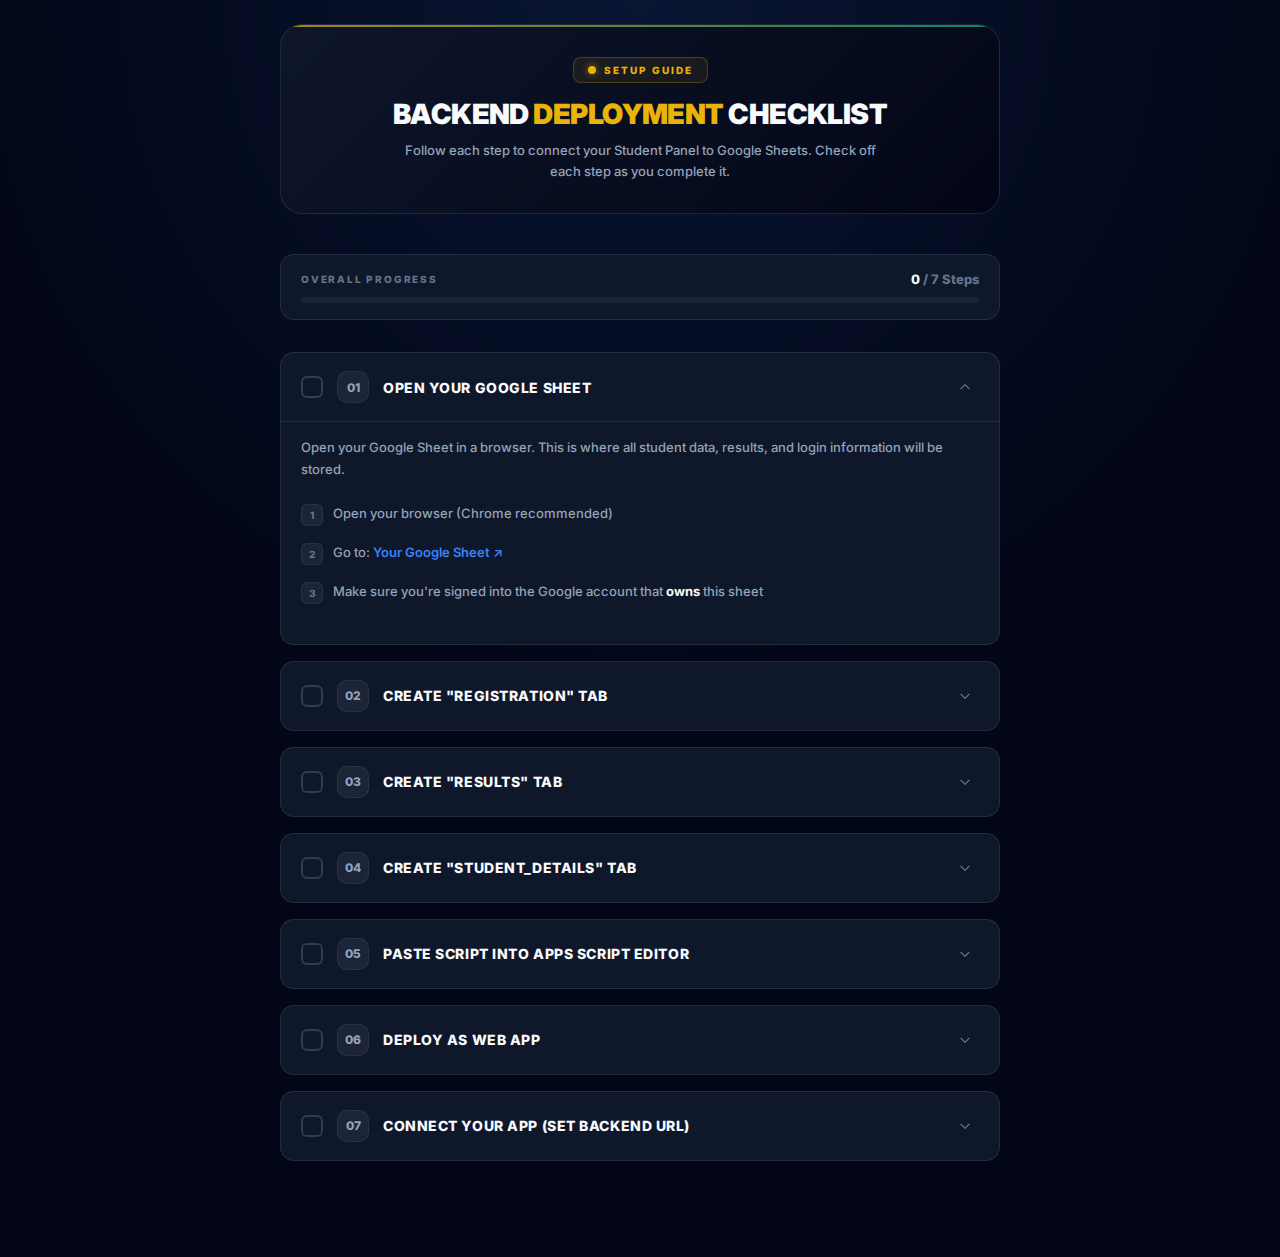
<file: setup-guide.html>
<!DOCTYPE html>
<html lang="en">

<head>
    <meta charset="UTF-8">
    <meta name="viewport" content="width=device-width, initial-scale=1.0">
    <title>Backend Setup Guide — EnglishJibi Classes</title>
    <link href="https://fonts.googleapis.com/css2?family=Inter:wght@400;500;600;700;800;900&display=swap"
        rel="stylesheet">
    <style>
        :root {
            --bg: #020617;
            --surface: #0f172a;
            --surface-2: #131c31;
            --border: rgba(51, 65, 85, 0.5);
            --border-hover: rgba(71, 85, 105, 0.6);
            --text: #f8fafc;
            --text-sec: #94a3b8;
            --text-muted: #64748b;
            --yellow: #eab308;
            --emerald: #10b981;
            --red: #ef4444;
            --blue: #3b82f6;
            --radius: 14px;
        }

        * {
            margin: 0;
            padding: 0;
            box-sizing: border-box;
        }

        body {
            background: var(--bg);
            color: var(--text);
            font-family: 'Inter', sans-serif;
            min-height: 100vh;
            padding: 24px 16px 80px;
            background-image:
                radial-gradient(circle at 50% 0%, rgba(59, 130, 246, 0.12) 0%, transparent 50%);
        }

        .container {
            max-width: 720px;
            margin: 0 auto;
        }

        /* Header */
        .guide-header {
            text-align: center;
            margin-bottom: 40px;
            padding: 32px 24px;
            background: linear-gradient(135deg, rgba(15, 23, 42, 0.95), rgba(2, 6, 23, 0.98));
            border: 1px solid var(--border);
            border-radius: 22px;
            position: relative;
            overflow: hidden;
        }

        .guide-header::before {
            content: '';
            position: absolute;
            top: 0;
            left: 0;
            right: 0;
            height: 2px;
            background: linear-gradient(90deg, var(--yellow), var(--emerald));
            opacity: 0.7;
        }

        .guide-header .badge {
            display: inline-flex;
            align-items: center;
            gap: 8px;
            padding: 6px 14px;
            border-radius: 8px;
            border: 1px solid rgba(234, 179, 8, 0.25);
            background: rgba(234, 179, 8, 0.08);
            margin-bottom: 16px;
        }

        .guide-header .badge-dot {
            width: 8px;
            height: 8px;
            border-radius: 50%;
            background: var(--yellow);
            box-shadow: 0 0 8px rgba(234, 179, 8, 0.6);
        }

        .guide-header .badge-text {
            font-size: 10px;
            font-weight: 800;
            letter-spacing: 0.2em;
            text-transform: uppercase;
            color: var(--yellow);
        }

        .guide-header h1 {
            font-size: 28px;
            font-weight: 900;
            text-transform: uppercase;
            letter-spacing: -0.02em;
            line-height: 1.1;
            margin-bottom: 10px;
        }

        .guide-header h1 span {
            color: var(--yellow);
        }

        .guide-header p {
            font-size: 13px;
            color: var(--text-sec);
            font-weight: 500;
            max-width: 480px;
            margin: 0 auto;
            line-height: 1.6;
        }

        /* Progress bar */
        .progress-section {
            margin-bottom: 32px;
            padding: 16px 20px;
            background: var(--surface);
            border: 1px solid var(--border);
            border-radius: var(--radius);
        }

        .progress-header {
            display: flex;
            align-items: center;
            justify-content: space-between;
            margin-bottom: 10px;
        }

        .progress-label {
            font-size: 10px;
            font-weight: 800;
            letter-spacing: 0.18em;
            text-transform: uppercase;
            color: var(--text-muted);
        }

        .progress-count {
            font-size: 13px;
            font-weight: 800;
            color: var(--text);
        }

        .progress-count span {
            color: var(--text-muted);
        }

        .progress-track {
            height: 6px;
            background: rgba(30, 41, 59, 0.8);
            border-radius: 999px;
            overflow: hidden;
        }

        .progress-fill {
            height: 100%;
            border-radius: 999px;
            background: linear-gradient(90deg, var(--yellow), var(--emerald));
            transition: width 0.6s cubic-bezier(0.16, 1, 0.3, 1);
            width: 0%;
        }

        /* Step card */
        .step-card {
            background: var(--surface);
            border: 1px solid var(--border);
            border-radius: var(--radius);
            margin-bottom: 16px;
            overflow: hidden;
            transition: border-color 0.2s ease, box-shadow 0.2s ease;
        }

        .step-card.completed {
            border-color: rgba(16, 185, 129, 0.2);
        }

        .step-card.completed .step-header {
            opacity: 0.7;
        }

        .step-card.completed .step-number {
            background: rgba(16, 185, 129, 0.15);
            border-color: rgba(16, 185, 129, 0.3);
            color: var(--emerald);
        }

        .step-card.completed .step-title {
            text-decoration: line-through;
            text-decoration-color: rgba(148, 163, 184, 0.3);
        }

        .step-header {
            display: flex;
            align-items: center;
            gap: 14px;
            padding: 18px 20px;
            cursor: pointer;
            user-select: none;
            transition: background 0.15s ease;
        }

        .step-header:hover {
            background: rgba(255, 255, 255, 0.02);
        }

        /* Custom checkbox */
        .step-check {
            position: relative;
            width: 22px;
            height: 22px;
            flex-shrink: 0;
        }

        .step-check input {
            opacity: 0;
            position: absolute;
            width: 100%;
            height: 100%;
            cursor: pointer;
            z-index: 2;
            margin: 0;
        }

        .step-check .checkmark {
            position: absolute;
            top: 0;
            left: 0;
            width: 22px;
            height: 22px;
            border: 2px solid var(--border-hover);
            border-radius: 6px;
            background: transparent;
            transition: all 0.2s ease;
            display: flex;
            align-items: center;
            justify-content: center;
        }

        .step-check .checkmark svg {
            width: 12px;
            height: 12px;
            opacity: 0;
            transform: scale(0.5);
            transition: all 0.2s ease;
            color: #000;
        }

        .step-check input:checked+.checkmark {
            background: var(--emerald);
            border-color: var(--emerald);
            box-shadow: 0 0 12px rgba(16, 185, 129, 0.3);
        }

        .step-check input:checked+.checkmark svg {
            opacity: 1;
            transform: scale(1);
        }

        .step-number {
            width: 32px;
            height: 32px;
            border-radius: 10px;
            background: rgba(30, 41, 59, 0.8);
            border: 1px solid var(--border);
            display: flex;
            align-items: center;
            justify-content: center;
            font-size: 12px;
            font-weight: 800;
            color: var(--text-sec);
            flex-shrink: 0;
            transition: all 0.2s ease;
        }

        .step-title {
            font-size: 14px;
            font-weight: 800;
            text-transform: uppercase;
            letter-spacing: 0.04em;
            color: var(--text);
            flex: 1;
            transition: all 0.2s ease;
        }

        .step-toggle {
            width: 28px;
            height: 28px;
            display: flex;
            align-items: center;
            justify-content: center;
            color: var(--text-muted);
            transition: transform 0.3s ease;
            flex-shrink: 0;
        }

        .step-card.open .step-toggle {
            transform: rotate(180deg);
        }

        /* Step body */
        .step-body {
            max-height: 0;
            overflow: hidden;
            transition: max-height 0.4s cubic-bezier(0.16, 1, 0.3, 1);
        }

        .step-card.open .step-body {
            max-height: 2000px;
        }

        .step-content {
            padding: 0 20px 20px;
            border-top: 1px solid var(--border);
        }

        .step-content p {
            font-size: 13px;
            color: var(--text-sec);
            line-height: 1.7;
            margin: 14px 0;
            font-weight: 500;
        }

        .step-content strong {
            color: var(--text);
            font-weight: 700;
        }

        .step-content em {
            color: var(--yellow);
            font-style: normal;
            font-weight: 700;
        }

        /* Sub-steps */
        .sub-steps {
            list-style: none;
            padding: 0;
            margin: 12px 0;
        }

        .sub-steps li {
            display: flex;
            align-items: flex-start;
            gap: 10px;
            padding: 8px 0;
            font-size: 13px;
            color: var(--text-sec);
            line-height: 1.6;
            font-weight: 500;
        }

        .sub-steps li .num {
            width: 22px;
            height: 22px;
            border-radius: 6px;
            background: rgba(30, 41, 59, 0.8);
            border: 1px solid var(--border);
            display: flex;
            align-items: center;
            justify-content: center;
            font-size: 10px;
            font-weight: 800;
            color: var(--text-muted);
            flex-shrink: 0;
            margin-top: 1px;
        }

        /* Code block */
        .code-block {
            background: #0a0e1a;
            border: 1px solid var(--border);
            border-radius: 10px;
            padding: 14px 16px;
            margin: 12px 0;
            overflow-x: auto;
            position: relative;
        }

        .code-block pre {
            font-family: 'JetBrains Mono', 'Fira Code', 'Consolas', monospace;
            font-size: 12px;
            line-height: 1.7;
            color: #e2e8f0;
            white-space: pre-wrap;
            word-break: break-all;
        }

        .code-block .code-label {
            position: absolute;
            top: 8px;
            right: 10px;
            font-size: 9px;
            font-weight: 800;
            letter-spacing: 0.15em;
            text-transform: uppercase;
            color: var(--text-muted);
            background: rgba(15, 23, 42, 0.9);
            padding: 2px 8px;
            border-radius: 4px;
            border: 1px solid var(--border);
        }

        .code-block .copy-btn {
            position: absolute;
            bottom: 8px;
            right: 10px;
            font-size: 9px;
            font-weight: 800;
            letter-spacing: 0.12em;
            text-transform: uppercase;
            color: var(--text-muted);
            background: rgba(30, 41, 59, 0.8);
            border: 1px solid var(--border);
            padding: 4px 10px;
            border-radius: 6px;
            cursor: pointer;
            transition: all 0.15s ease;
        }

        .code-block .copy-btn:hover {
            color: var(--text);
            border-color: var(--border-hover);
            background: rgba(30, 41, 59, 1);
        }

        .code-block .copy-btn.copied {
            color: var(--emerald);
            border-color: rgba(16, 185, 129, 0.3);
        }

        /* Table */
        .schema-table {
            width: 100%;
            border-collapse: collapse;
            margin: 12px 0;
            font-size: 12px;
        }

        .schema-table th {
            background: rgba(30, 41, 59, 0.6);
            color: var(--text-sec);
            font-weight: 800;
            font-size: 10px;
            letter-spacing: 0.12em;
            text-transform: uppercase;
            padding: 8px 12px;
            text-align: left;
            border-bottom: 1px solid var(--border);
        }

        .schema-table td {
            padding: 7px 12px;
            border-bottom: 1px solid rgba(30, 41, 59, 0.4);
            color: var(--text-sec);
            font-weight: 500;
            font-family: 'JetBrains Mono', 'Consolas', monospace;
            font-size: 11px;
        }

        .schema-table tr:last-child td {
            border-bottom: none;
        }

        /* Warning box */
        .warning-box {
            display: flex;
            align-items: flex-start;
            gap: 10px;
            padding: 12px 16px;
            background: rgba(234, 179, 8, 0.06);
            border: 1px solid rgba(234, 179, 8, 0.15);
            border-radius: 10px;
            margin: 12px 0;
        }

        .warning-box .icon {
            font-size: 16px;
            flex-shrink: 0;
            margin-top: 1px;
        }

        .warning-box p {
            font-size: 12px !important;
            color: #fbbf24 !important;
            margin: 0 !important;
            line-height: 1.6 !important;
        }

        /* Completion banner */
        .completion-banner {
            display: none;
            text-align: center;
            padding: 32px 24px;
            background: linear-gradient(135deg, rgba(5, 150, 105, 0.08), rgba(16, 185, 129, 0.04));
            border: 1px solid rgba(16, 185, 129, 0.2);
            border-radius: var(--radius);
            margin-top: 24px;
        }

        .completion-banner.show {
            display: block;
            animation: scaleIn 0.4s cubic-bezier(0.16, 1, 0.3, 1) forwards;
        }

        .completion-banner h2 {
            font-size: 22px;
            font-weight: 900;
            text-transform: uppercase;
            color: var(--emerald);
            margin-bottom: 8px;
        }

        .completion-banner p {
            font-size: 13px;
            color: var(--text-sec);
            font-weight: 500;
        }

        @keyframes scaleIn {
            from {
                opacity: 0;
                transform: scale(0.95);
            }

            to {
                opacity: 1;
                transform: scale(1);
            }
        }

        /* Link */
        a {
            color: var(--blue);
            text-decoration: none;
            font-weight: 600;
        }

        a:hover {
            text-decoration: underline;
        }

        /* Tag highlight */
        .tag {
            display: inline;
            padding: 2px 7px;
            border-radius: 4px;
            font-size: 11px;
            font-weight: 700;
            font-family: 'JetBrains Mono', 'Consolas', monospace;
        }

        .tag-yellow {
            background: rgba(234, 179, 8, 0.1);
            color: #fbbf24;
            border: 1px solid rgba(234, 179, 8, 0.2);
        }

        .tag-blue {
            background: rgba(59, 130, 246, 0.1);
            color: #60a5fa;
            border: 1px solid rgba(59, 130, 246, 0.2);
        }

        .tag-emerald {
            background: rgba(16, 185, 129, 0.1);
            color: #34d399;
            border: 1px solid rgba(16, 185, 129, 0.2);
        }
    </style>
</head>

<body>
    <div class="container">

        <!-- Header -->
        <div class="guide-header">
            <div class="badge">
                <div class="badge-dot"></div>
                <span class="badge-text">Setup Guide</span>
            </div>
            <h1>Backend <span>Deployment</span> Checklist</h1>
            <p>Follow each step to connect your Student Panel to Google Sheets. Check off each step as you complete
                it.</p>
        </div>

        <!-- Progress -->
        <div class="progress-section">
            <div class="progress-header">
                <span class="progress-label">Overall Progress</span>
                <span class="progress-count" id="progress-text">0 <span>/ 7 Steps</span></span>
            </div>
            <div class="progress-track">
                <div class="progress-fill" id="progress-fill"></div>
            </div>
        </div>

        <!-- ═══════════════ STEPS ═══════════════ -->

        <!-- Step 1 -->
        <div class="step-card open" data-step="1">
            <div class="step-header" onclick="toggleStep(this)">
                <label class="step-check" onclick="event.stopPropagation()">
                    <input type="checkbox" onchange="updateProgress()">
                    <div class="checkmark">
                        <svg fill="none" viewBox="0 0 24 24" stroke="currentColor" stroke-width="3">
                            <path stroke-linecap="round" stroke-linejoin="round" d="M5 13l4 4L19 7" />
                        </svg>
                    </div>
                </label>
                <div class="step-number">01</div>
                <div class="step-title">Open Your Google Sheet</div>
                <div class="step-toggle">
                    <svg width="14" height="14" fill="none" viewBox="0 0 24 24" stroke="currentColor" stroke-width="2">
                        <path stroke-linecap="round" stroke-linejoin="round" d="M19 9l-7 7-7-7" />
                    </svg>
                </div>
            </div>
            <div class="step-body">
                <div class="step-content">
                    <p>Open your Google Sheet in a browser. This is where all student data, results, and login
                        information will be stored.</p>
                    <ol class="sub-steps">
                        <li>
                            <span class="num">1</span>
                            <span>Open your browser (Chrome recommended)</span>
                        </li>
                        <li>
                            <span class="num">2</span>
                            <span>Go to: <a
                                    href="https://docs.google.com/spreadsheets/d/1PcgVZrGEwjuJa0lhnptAtI-e1_33jZ97Gpwt-3OFC0Y/edit"
                                    target="_blank">Your Google Sheet ↗</a></span>
                        </li>
                        <li>
                            <span class="num">3</span>
                            <span>Make sure you're signed into the Google account that <strong>owns</strong> this
                                sheet</span>
                        </li>
                    </ol>
                </div>
            </div>
        </div>

        <!-- Step 2 -->
        <div class="step-card" data-step="2">
            <div class="step-header" onclick="toggleStep(this)">
                <label class="step-check" onclick="event.stopPropagation()">
                    <input type="checkbox" onchange="updateProgress()">
                    <div class="checkmark">
                        <svg fill="none" viewBox="0 0 24 24" stroke="currentColor" stroke-width="3">
                            <path stroke-linecap="round" stroke-linejoin="round" d="M5 13l4 4L19 7" />
                        </svg>
                    </div>
                </label>
                <div class="step-number">02</div>
                <div class="step-title">Create "REGISTRATION" Tab</div>
                <div class="step-toggle">
                    <svg width="14" height="14" fill="none" viewBox="0 0 24 24" stroke="currentColor" stroke-width="2">
                        <path stroke-linecap="round" stroke-linejoin="round" d="M19 9l-7 7-7-7" />
                    </svg>
                </div>
            </div>
            <div class="step-body">
                <div class="step-content">
                    <p>This sheet stores all student accounts — login credentials, approval status, and roles.</p>
                    <ol class="sub-steps">
                        <li>
                            <span class="num">1</span>
                            <span>At the <strong>bottom of Google Sheets</strong>, click the <em>+</em> button to create
                                a new tab</span>
                        </li>
                        <li>
                            <span class="num">2</span>
                            <span>Double-click the new tab name and rename it to exactly: <span
                                    class="tag tag-yellow">REGISTRATION</span></span>
                        </li>
                        <li>
                            <span class="num">3</span>
                            <span>In <strong>Row 1</strong>, type these column headers (one per cell, A1 through
                                I1):</span>
                        </li>
                    </ol>
                    <table class="schema-table">
                        <tr>
                            <th>A1</th>
                            <th>B1</th>
                            <th>C1</th>
                            <th>D1</th>
                            <th>E1</th>
                            <th>F1</th>
                            <th>G1</th>
                            <th>H1</th>
                            <th>I1</th>
                        </tr>
                        <tr>
                            <td>studentId</td>
                            <td>studentName</td>
                            <td>email</td>
                            <td>passwordHash</td>
                            <td>salt</td>
                            <td>status</td>
                            <td>role</td>
                            <td>createdAt</td>
                            <td>lastLogin</td>
                        </tr>
                    </table>
                    <div class="warning-box">
                        <span class="icon">⚠️</span>
                        <p><strong>Important:</strong> Do NOT manually fill data rows. The script will hash passwords
                            and fill rows automatically. Only type the headers in Row 1.</p>
                    </div>
                </div>
            </div>
        </div>

        <!-- Step 3 -->
        <div class="step-card" data-step="3">
            <div class="step-header" onclick="toggleStep(this)">
                <label class="step-check" onclick="event.stopPropagation()">
                    <input type="checkbox" onchange="updateProgress()">
                    <div class="checkmark">
                        <svg fill="none" viewBox="0 0 24 24" stroke="currentColor" stroke-width="3">
                            <path stroke-linecap="round" stroke-linejoin="round" d="M5 13l4 4L19 7" />
                        </svg>
                    </div>
                </label>
                <div class="step-number">03</div>
                <div class="step-title">Create "RESULTS" Tab</div>
                <div class="step-toggle">
                    <svg width="14" height="14" fill="none" viewBox="0 0 24 24" stroke="currentColor" stroke-width="2">
                        <path stroke-linecap="round" stroke-linejoin="round" d="M19 9l-7 7-7-7" />
                    </svg>
                </div>
            </div>
            <div class="step-body">
                <div class="step-content">
                    <p>This sheet stores all practice set results — scores, timestamps, and performance data for every
                        student.</p>
                    <ol class="sub-steps">
                        <li>
                            <span class="num">1</span>
                            <span>Click the <em>+</em> button again to create another new tab</span>
                        </li>
                        <li>
                            <span class="num">2</span>
                            <span>Rename it to exactly: <span class="tag tag-blue">RESULTS</span></span>
                        </li>
                        <li>
                            <span class="num">3</span>
                            <span>In <strong>Row 1</strong>, type these column headers (A1 through K1):</span>
                        </li>
                    </ol>
                    <table class="schema-table">
                        <tr>
                            <th>A1</th>
                            <th>B1</th>
                            <th>C1</th>
                            <th>D1</th>
                            <th>E1</th>
                            <th>F1</th>
                            <th>G1</th>
                            <th>H1</th>
                            <th>I1</th>
                            <th>J1</th>
                            <th>K1</th>
                        </tr>
                        <tr>
                            <td>studentId</td>
                            <td>studentName</td>
                            <td>subject</td>
                            <td>level</td>
                            <td>set</td>
                            <td>score</td>
                            <td>total</td>
                            <td>percentage</td>
                            <td>timeTaken</td>
                            <td>date</td>
                            <td>timestamp</td>
                        </tr>
                    </table>
                </div>
            </div>
        </div>

        <!-- Step 4 -->
        <div class="step-card" data-step="4">
            <div class="step-header" onclick="toggleStep(this)">
                <label class="step-check" onclick="event.stopPropagation()">
                    <input type="checkbox" onchange="updateProgress()">
                    <div class="checkmark">
                        <svg fill="none" viewBox="0 0 24 24" stroke="currentColor" stroke-width="3">
                            <path stroke-linecap="round" stroke-linejoin="round" d="M5 13l4 4L19 7" />
                        </svg>
                    </div>
                </label>
                <div class="step-number">04</div>
                <div class="step-title">Create "STUDENT_DETAILS" Tab</div>
                <div class="step-toggle">
                    <svg width="14" height="14" fill="none" viewBox="0 0 24 24" stroke="currentColor" stroke-width="2">
                        <path stroke-linecap="round" stroke-linejoin="round" d="M19 9l-7 7-7-7" />
                    </svg>
                </div>
            </div>
            <div class="step-body">
                <div class="step-content">
                    <p>This sheet stores student profile info — school, class, guardian details, and profile photos.</p>
                    <ol class="sub-steps">
                        <li>
                            <span class="num">1</span>
                            <span>Click the <em>+</em> button once more for the last tab</span>
                        </li>
                        <li>
                            <span class="num">2</span>
                            <span>Rename it to exactly: <span class="tag tag-emerald">STUDENT_DETAILS</span></span>
                        </li>
                        <li>
                            <span class="num">3</span>
                            <span>In <strong>Row 1</strong>, type these column headers (A1 through I1):</span>
                        </li>
                    </ol>
                    <table class="schema-table">
                        <tr>
                            <th>A1</th>
                            <th>B1</th>
                            <th>C1</th>
                            <th>D1</th>
                            <th>E1</th>
                            <th>F1</th>
                            <th>G1</th>
                            <th>H1</th>
                            <th>I1</th>
                        </tr>
                        <tr>
                            <td>studentId</td>
                            <td>studentName</td>
                            <td>schoolName</td>
                            <td>className</td>
                            <td>profileImageURL</td>
                            <td>guardianName</td>
                            <td>contactNumber</td>
                            <td>address</td>
                            <td>createdAt</td>
                        </tr>
                    </table>
                </div>
            </div>
        </div>

        <!-- Step 5 -->
        <div class="step-card" data-step="5">
            <div class="step-header" onclick="toggleStep(this)">
                <label class="step-check" onclick="event.stopPropagation()">
                    <input type="checkbox" onchange="updateProgress()">
                    <div class="checkmark">
                        <svg fill="none" viewBox="0 0 24 24" stroke="currentColor" stroke-width="3">
                            <path stroke-linecap="round" stroke-linejoin="round" d="M5 13l4 4L19 7" />
                        </svg>
                    </div>
                </label>
                <div class="step-number">05</div>
                <div class="step-title">Paste Script into Apps Script Editor</div>
                <div class="step-toggle">
                    <svg width="14" height="14" fill="none" viewBox="0 0 24 24" stroke="currentColor" stroke-width="2">
                        <path stroke-linecap="round" stroke-linejoin="round" d="M19 9l-7 7-7-7" />
                    </svg>
                </div>
            </div>
            <div class="step-body">
                <div class="step-content">
                    <p>This connects your Google Sheet to the Student Panel by creating a backend API.</p>
                    <ol class="sub-steps">
                        <li>
                            <span class="num">1</span>
                            <span>In your Google Sheet, click <strong>Extensions</strong> in the top menu bar</span>
                        </li>
                        <li>
                            <span class="num">2</span>
                            <span>Click <strong>Apps Script</strong> — a new browser tab will open with the Script
                                Editor</span>
                        </li>
                        <li>
                            <span class="num">3</span>
                            <span><strong>Delete all existing code</strong> in the editor (select all → delete)</span>
                        </li>
                        <li>
                            <span class="num">4</span>
                            <span>Open the file <span class="tag tag-yellow">backend/google-apps-script.js</span> from
                                your project folder</span>
                        </li>
                        <li>
                            <span class="num">5</span>
                            <span><strong>Copy the entire file contents</strong> (Ctrl+A → Ctrl+C)</span>
                        </li>
                        <li>
                            <span class="num">6</span>
                            <span><strong>Paste</strong> it into the Apps Script editor (Ctrl+V)</span>
                        </li>
                        <li>
                            <span class="num">7</span>
                            <span>Click the <strong>Save</strong> button (💾 icon) or press Ctrl+S</span>
                        </li>
                    </ol>
                    <p>Now add a helper function to create your first student account. <strong>Scroll to the very bottom
                            of the script</strong> and add this code:</p>
                    <div class="code-block">
                        <span class="code-label">Add at bottom</span>
                        <button class="copy-btn" onclick="copyCode(this)">Copy</button>
                        <pre>function addTestStudent() {
    createStudent(
        'STU001',
        'Your Name Here',
        'your.email@gmail.com',
        'your_password_here'
    );
}</pre>
                    </div>
                    <div class="warning-box">
                        <span class="icon">✏️</span>
                        <p>Replace <strong>'Your Name Here'</strong>, <strong>'your.email@gmail.com'</strong>, and
                            <strong>'your_password_here'</strong> with your actual name, email, and desired password.
                        </p>
                    </div>
                    <ol class="sub-steps">
                        <li>
                            <span class="num">8</span>
                            <span>Click <strong>Save</strong> again after adding the function</span>
                        </li>
                        <li>
                            <span class="num">9</span>
                            <span>In the <strong>function dropdown</strong> (near the ▶ Run button at the top), select
                                <em>addTestStudent</em></span>
                        </li>
                        <li>
                            <span class="num">10</span>
                            <span>Click the <strong>▶ Run</strong> button</span>
                        </li>
                        <li>
                            <span class="num">11</span>
                            <span>A popup will ask for <strong>permissions</strong> — click <em>"Review
                                    Permissions"</em></span>
                        </li>
                        <li>
                            <span class="num">12</span>
                            <span>Select your Google account → click <em>"Advanced"</em> → click <em>"Go to (project
                                    name)"</em> → click <em>"Allow"</em></span>
                        </li>
                        <li>
                            <span class="num">13</span>
                            <span>The script will run. Go back to your <strong>Google Sheet</strong> and check the
                                <em>REGISTRATION</em> tab — you should see your student entry with a hashed
                                password!</span>
                        </li>
                    </ol>
                </div>
            </div>
        </div>

        <!-- Step 6 -->
        <div class="step-card" data-step="6">
            <div class="step-header" onclick="toggleStep(this)">
                <label class="step-check" onclick="event.stopPropagation()">
                    <input type="checkbox" onchange="updateProgress()">
                    <div class="checkmark">
                        <svg fill="none" viewBox="0 0 24 24" stroke="currentColor" stroke-width="3">
                            <path stroke-linecap="round" stroke-linejoin="round" d="M5 13l4 4L19 7" />
                        </svg>
                    </div>
                </label>
                <div class="step-number">06</div>
                <div class="step-title">Deploy as Web App</div>
                <div class="step-toggle">
                    <svg width="14" height="14" fill="none" viewBox="0 0 24 24" stroke="currentColor" stroke-width="2">
                        <path stroke-linecap="round" stroke-linejoin="round" d="M19 9l-7 7-7-7" />
                    </svg>
                </div>
            </div>
            <div class="step-body">
                <div class="step-content">
                    <p>Deploying as a Web App gives your script a public URL that the Student Panel can communicate
                        with.</p>
                    <ol class="sub-steps">
                        <li>
                            <span class="num">1</span>
                            <span>In the Apps Script editor, click <strong>Deploy</strong> (blue button, top right)
                            </span>
                        </li>
                        <li>
                            <span class="num">2</span>
                            <span>Click <strong>"New deployment"</strong></span>
                        </li>
                        <li>
                            <span class="num">3</span>
                            <span>Click the <strong>⚙️ gear icon</strong> next to "Select type" → choose <em>"Web
                                    app"</em></span>
                        </li>
                        <li>
                            <span class="num">4</span>
                            <span>Fill in the settings:</span>
                        </li>
                    </ol>
                    <table class="schema-table">
                        <tr>
                            <th>Setting</th>
                            <th>Value</th>
                        </tr>
                        <tr>
                            <td>Description</td>
                            <td>EnglishJibi Backend v1</td>
                        </tr>
                        <tr>
                            <td>Execute as</td>
                            <td>Me (your email)</td>
                        </tr>
                        <tr>
                            <td>Who has access</td>
                            <td>Anyone</td>
                        </tr>
                    </table>
                    <ol class="sub-steps">
                        <li>
                            <span class="num">5</span>
                            <span>Click <strong>"Deploy"</strong></span>
                        </li>
                        <li>
                            <span class="num">6</span>
                            <span>A popup will show your <strong>Web App URL</strong> — it looks like:<br>
                                <code
                                    style="color: var(--blue); font-size:11px;">https://script.google.com/macros/s/AKfycbx.../exec</code>
                            </span>
                        </li>
                        <li>
                            <span class="num">7</span>
                            <span><strong>COPY THIS URL</strong> — you need it for the next step. Click the copy icon or
                                select and Ctrl+C.</span>
                        </li>
                    </ol>
                    <div class="warning-box">
                        <span class="icon">📋</span>
                        <p>Keep this URL safe! If you lose it, go to Deploy → Manage deployments to find it again.</p>
                    </div>
                </div>
            </div>
        </div>

        <!-- Step 7 -->
        <div class="step-card" data-step="7">
            <div class="step-header" onclick="toggleStep(this)">
                <label class="step-check" onclick="event.stopPropagation()">
                    <input type="checkbox" onchange="updateProgress()">
                    <div class="checkmark">
                        <svg fill="none" viewBox="0 0 24 24" stroke="currentColor" stroke-width="3">
                            <path stroke-linecap="round" stroke-linejoin="round" d="M5 13l4 4L19 7" />
                        </svg>
                    </div>
                </label>
                <div class="step-number">07</div>
                <div class="step-title">Connect Your App (Set Backend URL)</div>
                <div class="step-toggle">
                    <svg width="14" height="14" fill="none" viewBox="0 0 24 24" stroke="currentColor" stroke-width="2">
                        <path stroke-linecap="round" stroke-linejoin="round" d="M19 9l-7 7-7-7" />
                    </svg>
                </div>
            </div>
            <div class="step-body">
                <div class="step-content">
                    <p>This is the final connection step. You'll paste the Web App URL into your project code so the
                        login page can talk to Google Sheets.</p>
                    <ol class="sub-steps">
                        <li>
                            <span class="num">1</span>
                            <span>Open the file <span class="tag tag-yellow">backend/api.js</span> in your code
                                editor</span>
                        </li>
                        <li>
                            <span class="num">2</span>
                            <span>Find <strong>Line 9</strong> — it currently says:</span>
                        </li>
                    </ol>
                    <div class="code-block">
                        <span class="code-label">Current (Line 9)</span>
                        <pre>const BACKEND_URL = null;</pre>
                    </div>
                    <ol class="sub-steps">
                        <li>
                            <span class="num">3</span>
                            <span>Replace it with your Web App URL from Step 6:</span>
                        </li>
                    </ol>
                    <div class="code-block">
                        <span class="code-label">Replace with</span>
                        <pre>const BACKEND_URL = 'https://script.google.com/macros/s/YOUR_URL_HERE/exec';</pre>
                    </div>
                    <ol class="sub-steps">
                        <li>
                            <span class="num">4</span>
                            <span><strong>Save</strong> the file (Ctrl+S)</span>
                        </li>
                        <li>
                            <span class="num">5</span>
                            <span>Open <strong>login.html</strong> in your browser</span>
                        </li>
                        <li>
                            <span class="num">6</span>
                            <span>Enter the <strong>email and password</strong> you set in Step 5</span>
                        </li>
                        <li>
                            <span class="num">7</span>
                            <span>You should be logged in and redirected to the dashboard! 🎉</span>
                        </li>
                    </ol>
                    <div class="warning-box">
                        <span class="icon">🔄</span>
                        <p>If you ever update the Apps Script code and re-deploy, the URL will change. You must update
                            <strong>api.js</strong> with the new URL each time.
                        </p>
                    </div>
                </div>
            </div>
        </div>

        <!-- Completion banner -->
        <div class="completion-banner" id="completion-banner">
            <h2>🎉 Setup Complete!</h2>
            <p>Your Student Panel is now connected to Google Sheets. Students can log in, practice, and all results will
                be saved automatically.</p>
        </div>

    </div>

    <!-- ═══════════════ SCRIPT ═══════════════ -->
    <script>
        // Toggle step expand/collapse
        function toggleStep(header) {
            const card = header.closest('.step-card');
            card.classList.toggle('open');
        }

        // Update progress bar + completion
        function updateProgress() {
            const checks = document.querySelectorAll('.step-check input');
            const total = checks.length;
            let done = 0;

            checks.forEach((chk, i) => {
                const card = chk.closest('.step-card');
                if (chk.checked) {
                    done++;
                    card.classList.add('completed');
                } else {
                    card.classList.remove('completed');
                }
            });

            const pct = Math.round((done / total) * 100);
            document.getElementById('progress-fill').style.width = pct + '%';
            document.getElementById('progress-text').innerHTML =
                `${done} <span>/ ${total} Steps</span>`;

            const banner = document.getElementById('completion-banner');
            if (done === total) {
                banner.classList.add('show');
            } else {
                banner.classList.remove('show');
            }

            // Save state
            const state = Array.from(checks).map(c => c.checked);
            try { localStorage.setItem('setup_guide_state', JSON.stringify(state)); } catch { }
        }

        // Copy code
        function copyCode(btn) {
            const pre = btn.closest('.code-block').querySelector('pre');
            navigator.clipboard.writeText(pre.textContent).then(() => {
                btn.textContent = '✓ Copied';
                btn.classList.add('copied');
                setTimeout(() => {
                    btn.textContent = 'Copy';
                    btn.classList.remove('copied');
                }, 2000);
            });
        }

        // Restore saved state
        (function () {
            try {
                const state = JSON.parse(localStorage.getItem('setup_guide_state'));
                if (state && Array.isArray(state)) {
                    const checks = document.querySelectorAll('.step-check input');
                    state.forEach((val, i) => {
                        if (checks[i]) checks[i].checked = val;
                    });
                    updateProgress();
                }
            } catch { }

            // Collapse all except first
            document.querySelectorAll('.step-card').forEach((card, i) => {
                if (i > 0) card.classList.remove('open');
            });
        })();
    </script>
</body>

</html>
</file>
